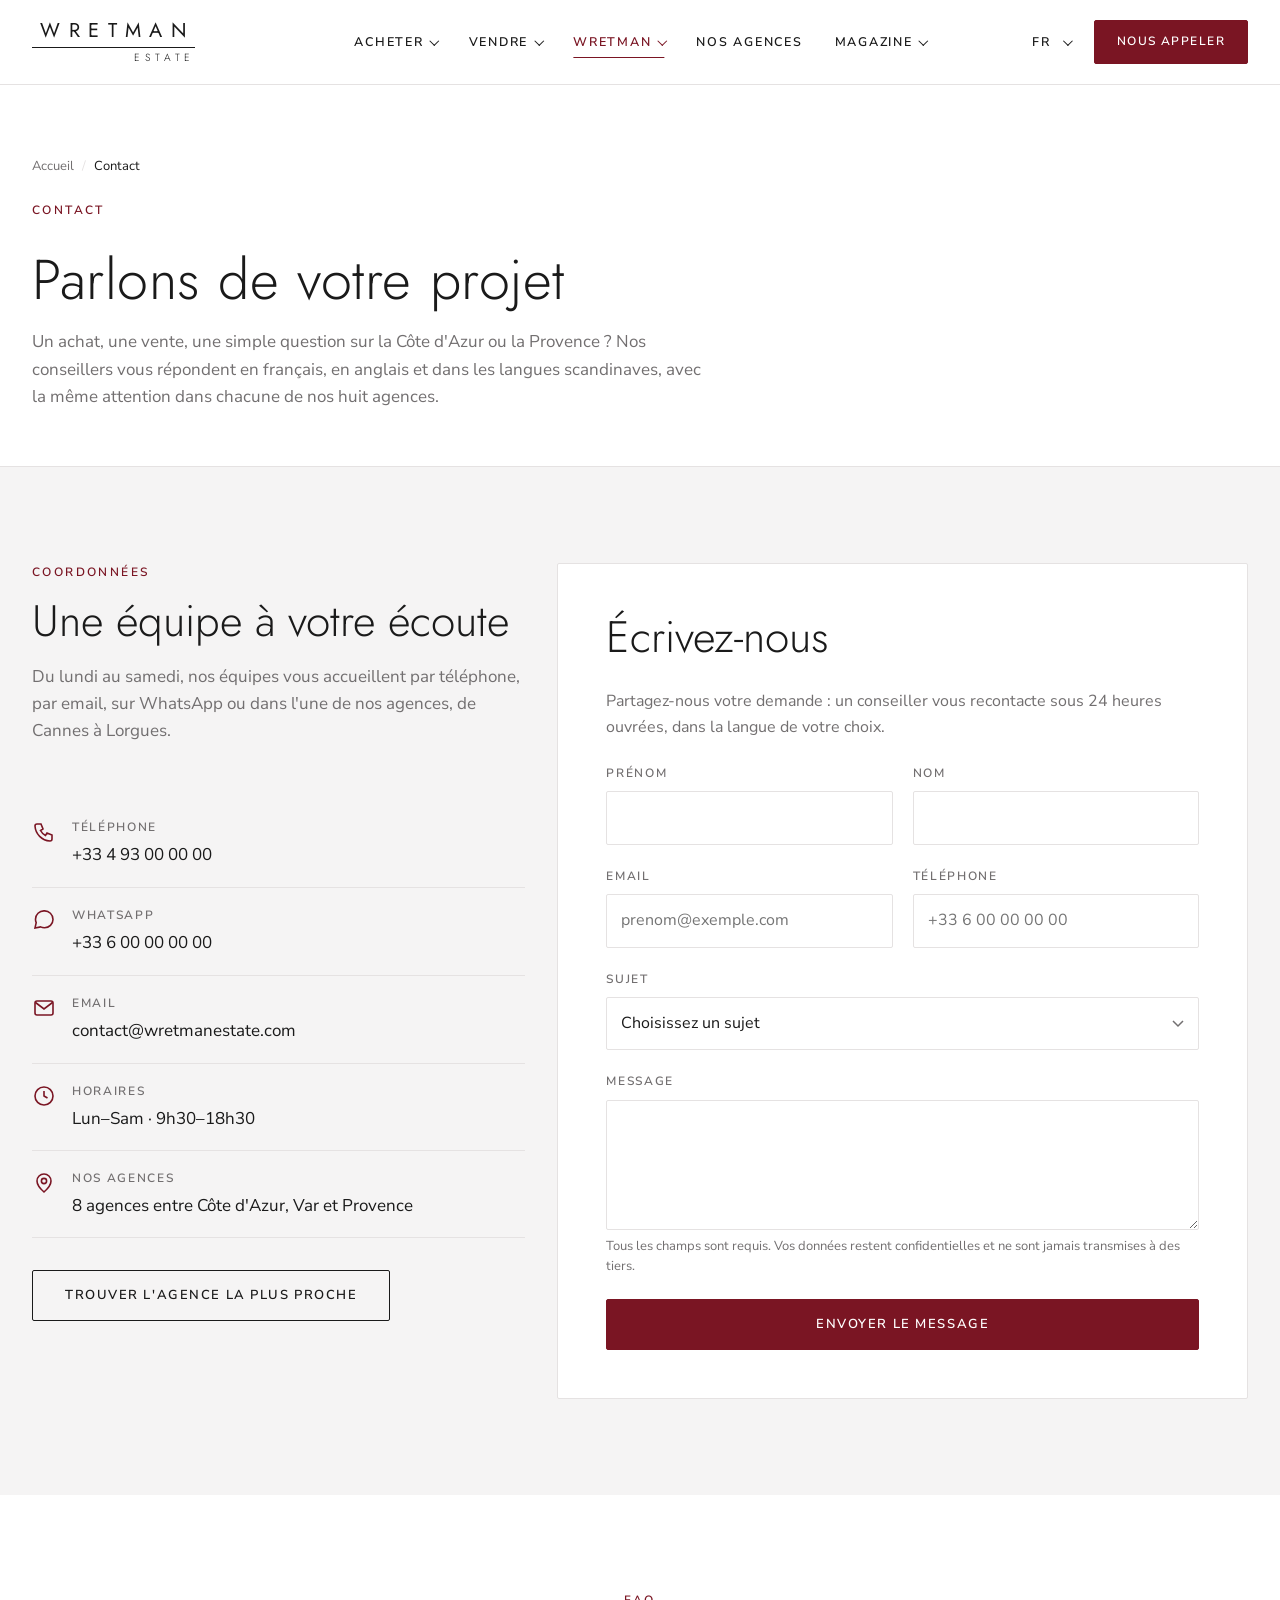
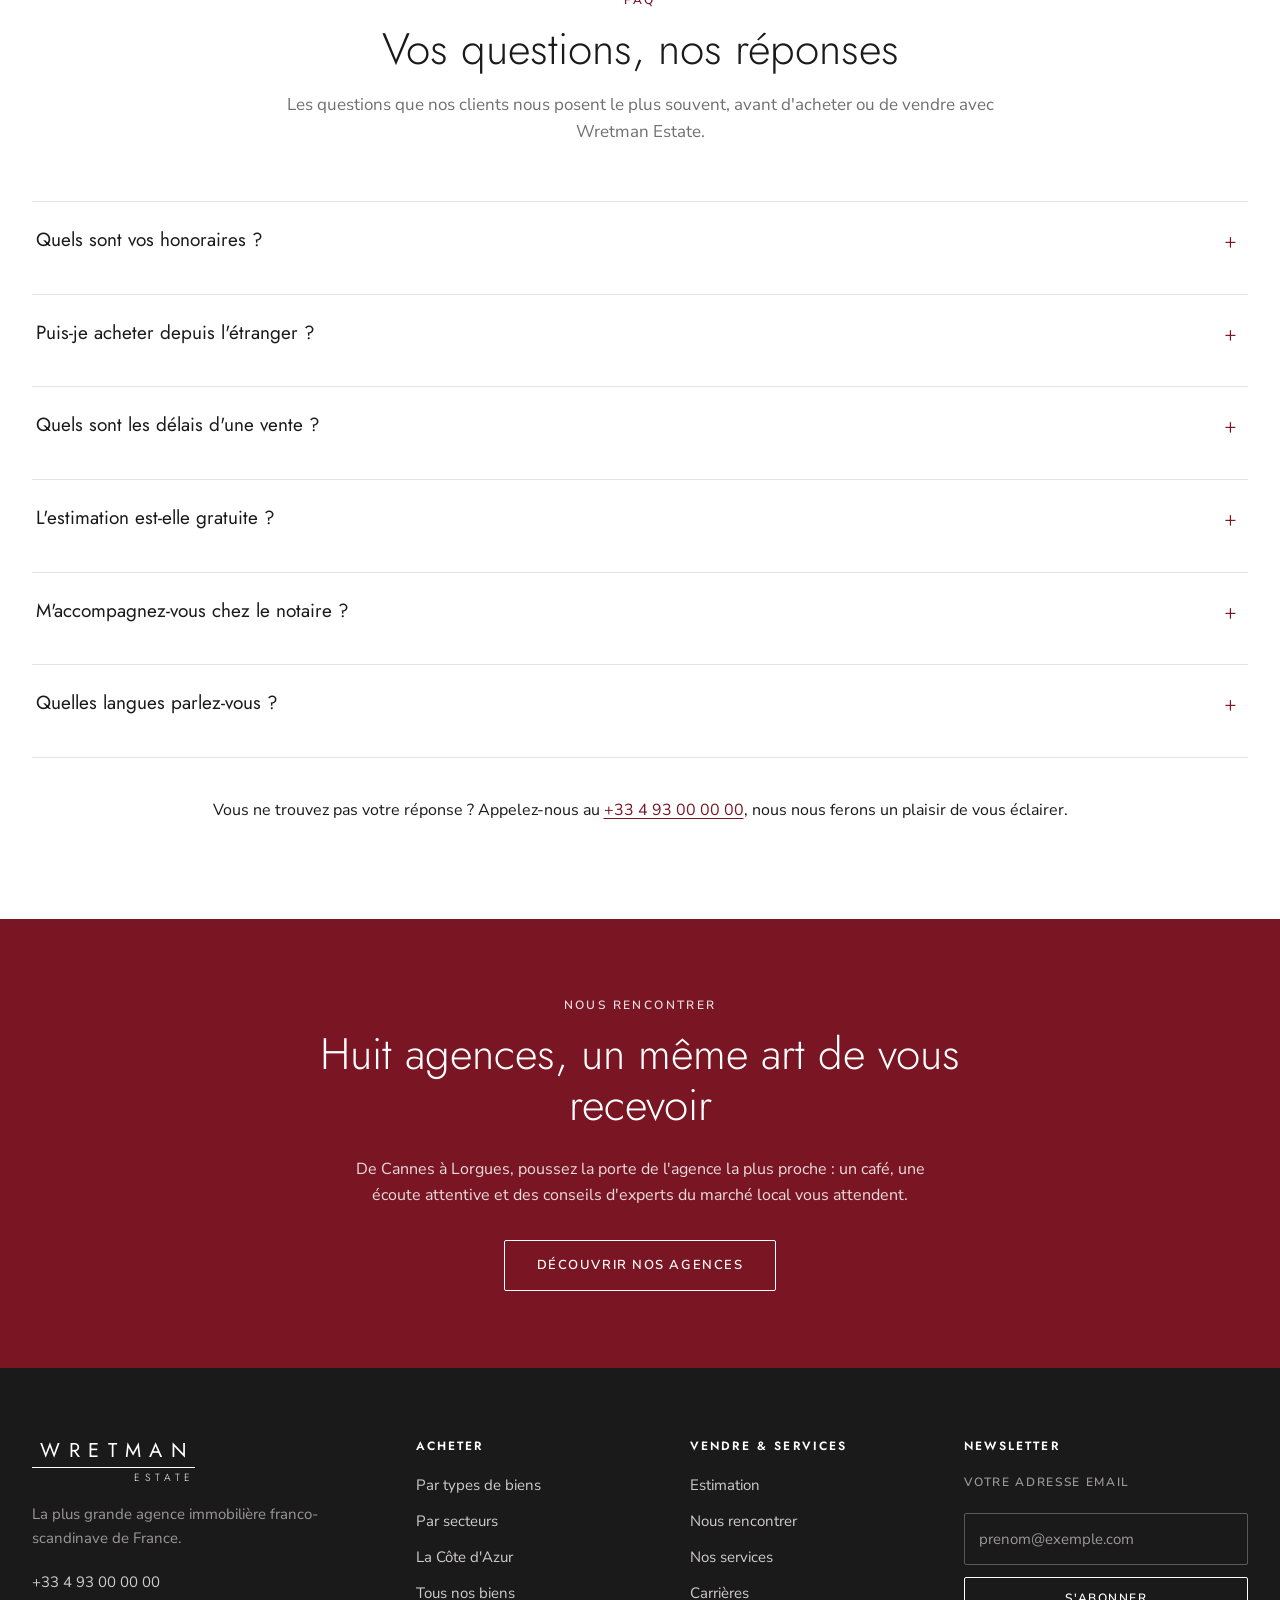
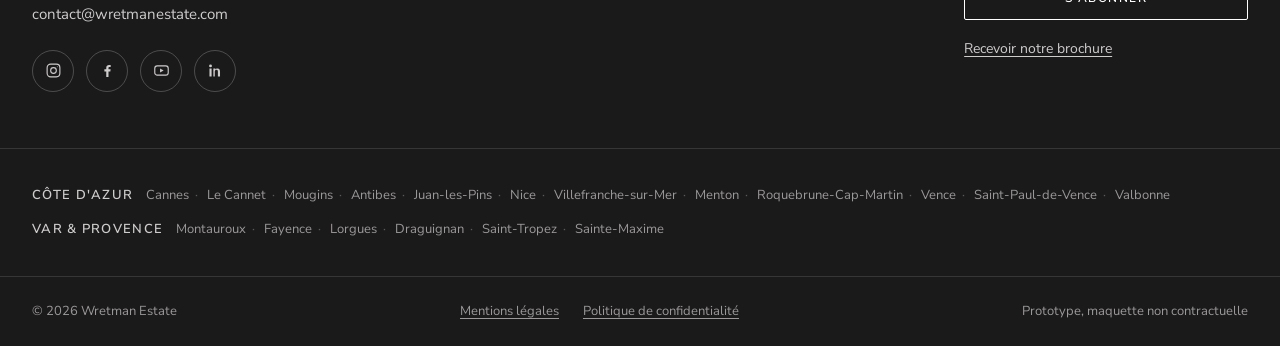
<file: contact.html>
<!doctype html>
<html lang="fr">
<head>
  <meta charset="utf-8">
  <meta name="viewport" content="width=device-width, initial-scale=1">
  <title>Wretman Estate | Contact &amp; FAQ</title>
  <meta name="description" content="Contactez Wretman Estate, agence immobilière franco-scandinave sur la Côte d'Azur et en Provence. Coordonnées, formulaire de contact et réponses à vos questions.">

  <link rel="preconnect" href="https://fonts.googleapis.com">
  <link rel="preconnect" href="https://fonts.gstatic.com" crossorigin>
  <link href="https://fonts.googleapis.com/css2?family=Jost:wght@300;400;500&family=Nunito+Sans:wght@300;400;600&display=swap" rel="stylesheet">

  <link rel="stylesheet" href="assets/css/main.css?v=20260612e">

  <!-- Ajustements propres à la page contact -->
  <style>
    .contact-grid { align-items: start; }
    @media (min-width: 1024px) { .contact-grid { grid-template-columns: 5fr 7fr; } }
    .contact-list { list-style: none; margin: 0 0 32px; padding: 0; }
    .contact-list li {
      display: flex;
      align-items: flex-start;
      gap: 16px;
      padding: 18px 0;
      border-bottom: 1px solid var(--c-line);
    }
    .contact-list svg {
      flex-shrink: 0;
      width: 24px; height: 24px;
      color: var(--c-bordeaux);
      margin-top: 2px;
    }
    .contact-list-label {
      display: block;
      font-size: 12px;
      font-weight: 600;
      letter-spacing: 0.14em;
      text-transform: uppercase;
      color: var(--c-grey);
      margin-bottom: 4px;
    }
    .contact-list a { font-size: 17px; color: var(--c-ink); transition: color var(--t-fast); }
    .contact-list a:hover { color: var(--c-bordeaux); }
    .contact-list p { margin: 0; font-size: 17px; }
    .form-grid { display: grid; gap: 0 20px; }
    @media (min-width: 640px) { .form-grid { grid-template-columns: 1fr 1fr; } }
    .form-grid .form-field--full { grid-column: 1 / -1; }
  </style>
</head>
<body>

<a class="skip-link" href="#contenu">Aller au contenu</a>

<header class="site-header">
  <div class="container header-inner">

    <a class="logo" href="index.html" aria-label="Wretman Estate, retour à l'accueil">
      <span class="logo-name">Wretman</span><span class="logo-estate">Estate</span>
    </a>

    <nav class="nav" aria-label="Navigation principale">
      <ul class="nav-list">

        <li class="nav-item has-dropdown">
          <a class="nav-link" href="acheter.html" aria-haspopup="true">Acheter<span class="nav-caret" aria-hidden="true"></span></a>
          <ul class="dropdown">
            <li><a href="acheter.html#types">Par types de biens</a></li>
            <li><a href="acheter.html#secteurs">Par secteurs</a></li>
            <li><a href="acheter.html#cote-azur">La Côte d'Azur</a></li>
            <li><a href="acheter.html">Voir tous nos biens</a></li>
          </ul>
        </li>

        <li class="nav-item has-dropdown">
          <a class="nav-link" href="vendre.html" aria-haspopup="true">Vendre<span class="nav-caret" aria-hidden="true"></span></a>
          <ul class="dropdown">
            <li><a href="vendre.html#estimation">Estimation</a></li>
            <li><a href="contact.html">Nous rencontrer</a></li>
          </ul>
        </li>

        <li class="nav-item has-dropdown">
          <a class="nav-link is-active" href="wretman.html" aria-haspopup="true">Wretman<span class="nav-caret" aria-hidden="true"></span></a>
          <ul class="dropdown">
            <li><a href="wretman.html#histoire">Notre histoire</a></li>
            <li><a href="equipe.html">Notre équipe</a></li>
            <li><a href="wretman.html#services">Nos services</a></li>
            <li><a href="carrieres.html">Carrières</a></li>
            <li><a href="contact.html">Contact</a></li>
          </ul>
        </li>

        <li class="nav-item">
          <a class="nav-link" href="agences.html">Nos agences</a>
        </li>

        <li class="nav-item has-dropdown">
          <a class="nav-link" href="magazine.html" aria-haspopup="true">Magazine<span class="nav-caret" aria-hidden="true"></span></a>
          <ul class="dropdown">
            <li><a href="magazine.html#articles">Articles</a></li>
            <li><a href="magazine.html#presse">Presse &amp; médias</a></li>
            <li><a href="magazine.html#evenements">Événements &amp; partenariats</a></li>
            <li><a href="magazine.html#guides">Nos guides</a></li>
          </ul>
        </li>
      </ul>
    </nav>

    <div class="header-right">

      <!-- Sélecteur de langue : FR actif, autres langues inactives dans le prototype -->
      <div class="lang-switch has-dropdown">
        <button type="button" class="lang-btn" aria-haspopup="true" aria-expanded="false">
          FR<span class="nav-caret" aria-hidden="true"></span>
          <span class="sr-only">Choisir la langue du site</span>
        </button>
        <ul class="dropdown dropdown--right">
          <li><button type="button" class="lang-option is-current" aria-current="true" lang="fr">FR · Français</button></li>
          <li><button type="button" class="lang-option" aria-disabled="true" title="Disponible dans la version finale" lang="en">EN · English</button></li>
          <li><button type="button" class="lang-option" aria-disabled="true" title="Disponible dans la version finale" lang="sv">SV · Svenska</button></li>
          <li><button type="button" class="lang-option" aria-disabled="true" title="Disponible dans la version finale" lang="no">NO · Norsk</button></li>
          <li><button type="button" class="lang-option" aria-disabled="true" title="Disponible dans la version finale" lang="da">DA · Dansk</button></li>
        </ul>
      </div>

      <a class="btn btn-primary btn--small header-cta" href="tel:+33493000000">Nous appeler</a>

      <button type="button" class="burger" aria-expanded="false" aria-controls="mobile-nav" aria-label="Ouvrir le menu">
        <span></span><span></span><span></span>
      </button>
    </div>
  </div>
</header>

<!-- Panneau de navigation mobile (plein écran, ouvert par le burger) -->
<nav class="mobile-nav" id="mobile-nav" aria-label="Navigation mobile">
  <div class="mobile-nav-head">
    <span class="logo"><span class="logo-name">Wretman</span><span class="logo-estate">Estate</span></span>
    <button type="button" class="mobile-nav-close" aria-label="Fermer le menu">&times;</button>
  </div>

  <ul class="mobile-nav-list">
    <li>
      <button type="button" class="mobile-subtoggle" aria-expanded="false" aria-controls="msub-acheter">
        Acheter<span class="nav-caret" aria-hidden="true"></span>
      </button>
      <ul class="mobile-sub" id="msub-acheter" hidden>
        <li><a href="acheter.html#types">Par types de biens</a></li>
        <li><a href="acheter.html#secteurs">Par secteurs</a></li>
        <li><a href="acheter.html#cote-azur">La Côte d'Azur</a></li>
        <li><a href="acheter.html">Voir tous nos biens</a></li>
      </ul>
    </li>

    <li>
      <button type="button" class="mobile-subtoggle" aria-expanded="false" aria-controls="msub-vendre">
        Vendre<span class="nav-caret" aria-hidden="true"></span>
      </button>
      <ul class="mobile-sub" id="msub-vendre" hidden>
        <li><a href="vendre.html#estimation">Estimation</a></li>
        <li><a href="contact.html">Nous rencontrer</a></li>
      </ul>
    </li>

    <li>
      <button type="button" class="mobile-subtoggle is-active" aria-expanded="false" aria-controls="msub-wretman">
        Wretman<span class="nav-caret" aria-hidden="true"></span>
      </button>
      <ul class="mobile-sub" id="msub-wretman" hidden>
        <li><a href="wretman.html#histoire">Notre histoire</a></li>
        <li><a href="equipe.html">Notre équipe</a></li>
        <li><a href="wretman.html#services">Nos services</a></li>
        <li><a href="carrieres.html">Carrières</a></li>
        <li><a href="contact.html">Contact</a></li>
      </ul>
    </li>

    <li><a href="agences.html">Nos agences</a></li>

    <li>
      <button type="button" class="mobile-subtoggle" aria-expanded="false" aria-controls="msub-magazine">
        Magazine<span class="nav-caret" aria-hidden="true"></span>
      </button>
      <ul class="mobile-sub" id="msub-magazine" hidden>
        <li><a href="magazine.html#articles">Articles</a></li>
        <li><a href="magazine.html#presse">Presse &amp; médias</a></li>
        <li><a href="magazine.html#evenements">Événements &amp; partenariats</a></li>
        <li><a href="magazine.html#guides">Nos guides</a></li>
      </ul>
    </li>
  </ul>

  <div class="mobile-nav-footer">
    <p class="mobile-nav-lang" aria-label="Langues du site">
      <span class="is-current" lang="fr">FR</span>
      <span title="Disponible dans la version finale" lang="en">EN</span>
      <span title="Disponible dans la version finale" lang="sv">SV</span>
      <span title="Disponible dans la version finale" lang="no">NO</span>
      <span title="Disponible dans la version finale" lang="da">DA</span>
    </p>
    <a class="btn btn-primary btn--block" href="tel:+33493000000">Nous appeler</a>
  </div>
</nav>

<main id="contenu">

  <!-- ============================================================
       1. PAGE-HERO compact
  ============================================================ -->
  <section class="page-hero">
    <div class="container">
      <nav class="breadcrumbs" aria-label="Fil d'Ariane">
        <ol>
          <li><a href="index.html">Accueil</a></li>
          <li><span aria-current="page">Contact</span></li>
        </ol>
      </nav>
      <span class="kicker">Contact</span>
      <h1>Parlons de votre projet</h1>
      <p>Un achat, une vente, une simple question sur la Côte d'Azur ou la Provence ? Nos conseillers vous répondent en français, en anglais et dans les langues scandinaves, avec la même attention dans chacune de nos huit agences.</p>
    </div>
  </section>

  <!-- ============================================================
       2. COORDONNÉES GÉNÉRALES + FORMULAIRE
  ============================================================ -->
  <section class="section section--alt">
    <div class="container">
      <div class="grid-2 contact-grid">

        <!-- Coordonnées générales -->
        <div>
          <div class="section-head">
            <span class="kicker">Coordonnées</span>
            <h2>Une équipe à votre écoute</h2>
            <p>Du lundi au samedi, nos équipes vous accueillent par téléphone, par email, sur WhatsApp ou dans l'une de nos agences, de Cannes à Lorgues.</p>
          </div>

          <ul class="contact-list">
            <li>
              <svg viewBox="0 0 24 24" fill="none" stroke="currentColor" stroke-width="1.6" aria-hidden="true"><path d="M5 4h4l2 5-2.5 1.5a12 12 0 005 5L15 13l5 2v4a2 2 0 01-2 2A16 16 0 013 6a2 2 0 012-2z"/></svg>
              <div>
                <span class="contact-list-label">Téléphone</span>
                <a href="tel:+33493000000">+33 4 93 00 00 00</a>
              </div>
            </li>
            <li>
              <svg viewBox="0 0 24 24" fill="none" stroke="currentColor" stroke-width="1.6" aria-hidden="true"><path d="M21 11.5a8.4 8.4 0 01-8.5 8.3 8.7 8.7 0 01-3.9-.9L3 20l1.2-5.4a8.1 8.1 0 01-.7-3.4A8.4 8.4 0 0112 2.9a8.4 8.4 0 019 8.6z"/></svg>
              <div>
                <span class="contact-list-label">WhatsApp</span>
                <a href="https://wa.me/33600000000">+33 6 00 00 00 00</a>
              </div>
            </li>
            <li>
              <svg viewBox="0 0 24 24" fill="none" stroke="currentColor" stroke-width="1.6" aria-hidden="true"><rect x="3" y="5" width="18" height="14" rx="2"/><path d="M3.5 6.5L12 13l8.5-6.5"/></svg>
              <div>
                <span class="contact-list-label">Email</span>
                <a href="mailto:contact@wretmanestate.com">contact@wretmanestate.com</a>
              </div>
            </li>
            <li>
              <svg viewBox="0 0 24 24" fill="none" stroke="currentColor" stroke-width="1.6" aria-hidden="true"><circle cx="12" cy="12" r="9"/><path d="M12 7v5l3.5 2"/></svg>
              <div>
                <span class="contact-list-label">Horaires</span>
                <p>Lun&ndash;Sam &middot; 9h30&ndash;18h30</p>
              </div>
            </li>
            <li>
              <svg viewBox="0 0 24 24" fill="none" stroke="currentColor" stroke-width="1.6" aria-hidden="true"><path d="M12 21s7-6.1 7-11a7 7 0 10-14 0c0 4.9 7 11 7 11z"/><circle cx="12" cy="10" r="2.6"/></svg>
              <div>
                <span class="contact-list-label">Nos agences</span>
                <p>8 agences entre Côte d'Azur, Var et Provence</p>
              </div>
            </li>
          </ul>

          <a class="btn btn-ghost" href="agences.html">Trouver l'agence la plus proche</a>
        </div>

        <!-- Formulaire général -->
        <div class="form-card">
          <h2 class="mt-0">Écrivez-nous</h2>
          <p class="text-grey mb-24">Partagez-nous votre demande : un conseiller vous recontacte sous 24&nbsp;heures ouvrées, dans la langue de votre choix.</p>

          <form data-fake-submit
                data-success-message="Merci pour votre message. Un conseiller Wretman Estate vous recontactera sous 24 heures ouvrées.">
            <div class="form-grid">
              <div class="form-field">
                <label class="form-label" for="contact-prenom">Prénom</label>
                <input class="form-input" type="text" id="contact-prenom" name="prenom" autocomplete="given-name" required>
              </div>
              <div class="form-field">
                <label class="form-label" for="contact-nom">Nom</label>
                <input class="form-input" type="text" id="contact-nom" name="nom" autocomplete="family-name" required>
              </div>
              <div class="form-field">
                <label class="form-label" for="contact-email">Email</label>
                <input class="form-input" type="email" id="contact-email" name="email" placeholder="prenom@exemple.com" autocomplete="email" required>
              </div>
              <div class="form-field">
                <label class="form-label" for="contact-tel">Téléphone</label>
                <input class="form-input" type="tel" id="contact-tel" name="telephone" placeholder="+33 6 00 00 00 00" autocomplete="tel" required>
              </div>
              <div class="form-field form-field--full">
                <label class="form-label" for="contact-sujet">Sujet</label>
                <select class="form-select" id="contact-sujet" name="sujet" required>
                  <option value="" selected disabled>Choisissez un sujet</option>
                  <option value="acheter">Acheter un bien</option>
                  <option value="vendre">Vendre un bien</option>
                  <option value="estimation">Faire estimer mon bien</option>
                  <option value="carrieres">Carrières &amp; recrutement</option>
                  <option value="presse">Presse &amp; partenariats</option>
                  <option value="autre">Autre demande</option>
                </select>
              </div>
              <div class="form-field form-field--full">
                <label class="form-label" for="contact-message">Message</label>
                <textarea class="form-textarea" id="contact-message" name="message" required></textarea>
                <p class="form-hint">Tous les champs sont requis. Vos données restent confidentielles et ne sont jamais transmises à des tiers.</p>
              </div>
            </div>
            <button class="btn btn-primary btn--block" type="submit">Envoyer le message</button>
          </form>
        </div>

      </div>
    </div>
  </section>

  <!-- ============================================================
       3. FAQ — accordéon (6 questions)
  ============================================================ -->
  <section class="section" aria-labelledby="faq-title">
    <div class="container">
      <div class="section-head section-head--center">
        <span class="kicker">FAQ</span>
        <h2 id="faq-title">Vos questions, nos réponses</h2>
        <p>Les questions que nos clients nous posent le plus souvent, avant d'acheter ou de vendre avec Wretman Estate.</p>
      </div>

      <div class="faq-list">
        <div class="faq-item">
          <h3 class="mt-0"><button type="button" class="faq-question" aria-expanded="false" aria-controls="faq-1">
            Quels sont vos honoraires ?<span class="faq-icon" aria-hidden="true">+</span></button></h3>
          <div class="faq-answer" id="faq-1" hidden>
            <p>Nos honoraires suivent un barème clair, présenté par écrit dès le premier rendez-vous et avant toute signature de mandat. Ils sont le plus souvent à la charge du vendeur et ne sont dus qu'à la signature de l'acte authentique : aucune vente, aucun frais. Votre conseiller vous remet une simulation détaillée pour votre bien, sans surprise ni frais cachés.</p>
          </div>
        </div>

        <div class="faq-item">
          <h3 class="mt-0"><button type="button" class="faq-question" aria-expanded="false" aria-controls="faq-2">
            Puis-je acheter depuis l'étranger ?<span class="faq-icon" aria-hidden="true">+</span></button></h3>
          <div class="faq-answer" id="faq-2" hidden>
            <p>Oui, et c'est même notre quotidien : une grande partie de nos clients achètent depuis la Scandinavie ou ailleurs en Europe. Nous organisons des visites en visio, des comptes rendus détaillés et, si besoin, une signature par procuration chez le notaire. Vous pouvez ainsi mener tout votre projet à distance, dans votre langue, en toute sérénité.</p>
          </div>
        </div>

        <div class="faq-item">
          <h3 class="mt-0"><button type="button" class="faq-question" aria-expanded="false" aria-controls="faq-3">
            Quels sont les délais d'une vente ?<span class="faq-icon" aria-hidden="true">+</span></button></h3>
          <div class="faq-answer" id="faq-3" hidden>
            <p>Sur la Côte d'Azur et en Provence, il faut compter en moyenne trois à six mois entre la mise en vente et la signature définitive, selon le bien et son prix. Une fois l'acquéreur trouvé, le compromis est signé rapidement, puis environ trois mois s'écoulent jusqu'à l'acte authentique. Votre conseiller vous tient informé(e) à chaque étape, sans que vous ayez à relancer qui que ce soit.</p>
          </div>
        </div>

        <div class="faq-item">
          <h3 class="mt-0"><button type="button" class="faq-question" aria-expanded="false" aria-controls="faq-4">
            L'estimation est-elle gratuite ?<span class="faq-icon" aria-hidden="true">+</span></button></h3>
          <div class="faq-answer" id="faq-4" hidden>
            <p>Oui, l'estimation de votre bien est entièrement gratuite et sans aucun engagement. Un conseiller de l'agence la plus proche se déplace chez vous, étudie le marché local et vous remet une analyse écrite et argumentée sous quelques jours. <a class="text-link" href="vendre.html#estimation">Demander une estimation</a></p>
          </div>
        </div>

        <div class="faq-item">
          <h3 class="mt-0"><button type="button" class="faq-question" aria-expanded="false" aria-controls="faq-5">
            M'accompagnez-vous chez le notaire ?<span class="faq-icon" aria-hidden="true">+</span></button></h3>
          <div class="faq-answer" id="faq-5" hidden>
            <p>Toujours. Votre conseiller est présent à vos côtés du compromis jusqu'à la signature de l'acte authentique, et coordonne en amont les échanges avec le notaire et les diagnostiqueurs. Pour nos clients internationaux, nous assurons également la traduction et l'explication de chaque document avant signature.</p>
          </div>
        </div>

        <div class="faq-item">
          <h3 class="mt-0"><button type="button" class="faq-question" aria-expanded="false" aria-controls="faq-6">
            Quelles langues parlez-vous ?<span class="faq-icon" aria-hidden="true">+</span></button></h3>
          <div class="faq-answer" id="faq-6" hidden>
            <p>Plus de seize langues sont parlées au sein de nos équipes, dont le français, l'anglais, le suédois, le norvégien, le danois et l'italien. Vous êtes accompagné(e) de bout en bout par un conseiller qui parle votre langue, des premières visites jusque chez le notaire. <a class="text-link" href="equipe.html">Découvrir notre équipe</a></p>
          </div>
        </div>
      </div>

      <p class="text-center mt-40">Vous ne trouvez pas votre réponse ? Appelez-nous au <a class="text-link" href="tel:+33493000000">+33&nbsp;4&nbsp;93&nbsp;00&nbsp;00&nbsp;00</a>, nous nous ferons un plaisir de vous éclairer.</p>
    </div>
  </section>

  <!-- ============================================================
       4. BANDEAU CTA — agences
  ============================================================ -->
  <section class="cta-banner">
    <div class="container">
      <span class="kicker kicker--light">Nous rencontrer</span>
      <h2>Huit agences, un même art de vous recevoir</h2>
      <p>De Cannes à Lorgues, poussez la porte de l'agence la plus proche : un café, une écoute attentive et des conseils d'experts du marché local vous attendent.</p>
      <a class="btn btn-light" href="agences.html">Découvrir nos agences</a>
    </div>
  </section>

</main>

<footer class="site-footer">
  <div class="footer-main">
    <div class="container footer-grid">

      <!-- Colonne 1 : marque -->
      <div class="footer-col footer-brand">
        <a class="logo" href="index.html" aria-label="Wretman Estate, retour à l'accueil">
          <span class="logo-name">Wretman</span><span class="logo-estate">Estate</span>
        </a>
        <p class="footer-baseline">La plus grande agence immobilière franco-scandinave de France.</p>
        <p class="footer-contact">
          <a href="tel:+33493000000">+33 4 93 00 00 00</a>
          <a href="mailto:contact@wretmanestate.com">contact@wretmanestate.com</a>
        </p>
        <div class="footer-social">
          <a href="#" aria-label="Instagram (lien factice)">
            <svg viewBox="0 0 24 24" fill="none" stroke="currentColor" stroke-width="1.6" aria-hidden="true"><rect x="3" y="3" width="18" height="18" rx="5"/><circle cx="12" cy="12" r="4"/><circle cx="17.3" cy="6.7" r="0.6" fill="currentColor" stroke="none"/></svg>
          </a>
          <a href="#" aria-label="Facebook (lien factice)">
            <svg viewBox="0 0 24 24" fill="currentColor" aria-hidden="true"><path d="M13.4 21v-7.6h2.6l.4-3h-3V8.5c0-.87.24-1.46 1.49-1.46h1.6V4.36c-.28-.04-1.23-.12-2.34-.12-2.32 0-3.9 1.41-3.9 4v2.16H7.6v3h2.65V21h3.15z"/></svg>
          </a>
          <a href="#" aria-label="YouTube (lien factice)">
            <svg viewBox="0 0 24 24" fill="none" stroke="currentColor" stroke-width="1.6" aria-hidden="true"><rect x="2.5" y="5.5" width="19" height="13" rx="3.5"/><path d="M10 9.2l5 2.8-5 2.8z" fill="currentColor" stroke="none"/></svg>
          </a>
          <a href="#" aria-label="LinkedIn (lien factice)">
            <svg viewBox="0 0 24 24" fill="currentColor" aria-hidden="true"><path d="M4.98 3.5a2 2 0 11-.02 4 2 2 0 01.02-4zM3.5 9h3v11.5h-3V9zm5.5 0h2.88v1.57h.04c.4-.76 1.38-1.57 2.85-1.57 3.05 0 3.61 2 3.61 4.62v6.88h-3v-6.1c0-1.46-.03-3.33-2.03-3.33-2.03 0-2.35 1.58-2.35 3.22v6.21H9V9z"/></svg>
          </a>
        </div>
      </div>

      <!-- Colonne 2 : Acheter -->
      <nav class="footer-col" aria-label="Pied de page, acheter">
        <h2 class="footer-title">Acheter</h2>
        <ul>
          <li><a href="acheter.html#types">Par types de biens</a></li>
          <li><a href="acheter.html#secteurs">Par secteurs</a></li>
          <li><a href="acheter.html#cote-azur">La Côte d'Azur</a></li>
          <li><a href="acheter.html">Tous nos biens</a></li>
        </ul>
      </nav>

      <!-- Colonne 3 : Vendre & Services -->
      <nav class="footer-col" aria-label="Pied de page, vendre et services">
        <h2 class="footer-title">Vendre &amp; Services</h2>
        <ul>
          <li><a href="vendre.html#estimation">Estimation</a></li>
          <li><a href="contact.html">Nous rencontrer</a></li>
          <li><a href="wretman.html#services">Nos services</a></li>
          <li><a href="carrieres.html">Carrières</a></li>
        </ul>
      </nav>

      <!-- Colonne 4 : Newsletter + brochure -->
      <div class="footer-col">
        <h2 class="footer-title">Newsletter</h2>
        <form class="newsletter-form" data-fake-submit
              data-success-message="Merci ! Vous êtes bien inscrit(e) à notre newsletter.">
          <label class="form-label" for="newsletter-email">Votre adresse email</label>
          <input class="newsletter-input" type="email" id="newsletter-email" name="email"
                 placeholder="prenom@exemple.com" autocomplete="email" required>
          <button class="btn btn-light btn--small" type="submit">S'abonner</button>
        </form>
        <button type="button" class="footer-brochure" data-modal-open="modal-brochure">
          Recevoir notre brochure
        </button>
      </div>
    </div>
  </div>

  <!-- Bloc villes SEO (pleine largeur) -->
  <div class="footer-cities">
    <div class="container">
      <p class="footer-cities-group">
        <span class="footer-cities-title">Côte d'Azur</span>
        <a href="acheter.html">Cannes</a><span class="sep" aria-hidden="true">·</span>
        <a href="acheter.html">Le Cannet</a><span class="sep" aria-hidden="true">·</span>
        <a href="acheter.html">Mougins</a><span class="sep" aria-hidden="true">·</span>
        <a href="acheter.html">Antibes</a><span class="sep" aria-hidden="true">·</span>
        <a href="acheter.html">Juan-les-Pins</a><span class="sep" aria-hidden="true">·</span>
        <a href="acheter.html">Nice</a><span class="sep" aria-hidden="true">·</span>
        <a href="acheter.html">Villefranche-sur-Mer</a><span class="sep" aria-hidden="true">·</span>
        <a href="acheter.html">Menton</a><span class="sep" aria-hidden="true">·</span>
        <a href="acheter.html">Roquebrune-Cap-Martin</a><span class="sep" aria-hidden="true">·</span>
        <a href="acheter.html">Vence</a><span class="sep" aria-hidden="true">·</span>
        <a href="acheter.html">Saint-Paul-de-Vence</a><span class="sep" aria-hidden="true">·</span>
        <a href="acheter.html">Valbonne</a>
      </p>
      <p class="footer-cities-group">
        <span class="footer-cities-title">Var &amp; Provence</span>
        <a href="acheter.html">Montauroux</a><span class="sep" aria-hidden="true">·</span>
        <a href="acheter.html">Fayence</a><span class="sep" aria-hidden="true">·</span>
        <a href="acheter.html">Lorgues</a><span class="sep" aria-hidden="true">·</span>
        <a href="acheter.html">Draguignan</a><span class="sep" aria-hidden="true">·</span>
        <a href="acheter.html">Saint-Tropez</a><span class="sep" aria-hidden="true">·</span>
        <a href="acheter.html">Sainte-Maxime</a>
      </p>
    </div>
  </div>

  <!-- Ligne légale -->
  <div class="footer-legal">
    <div class="container">
      <p>&copy; 2026 Wretman Estate</p>
      <ul>
        <li><a href="#" aria-label="Mentions légales (lien factice)">Mentions légales</a></li>
        <li><a href="#" aria-label="Politique de confidentialité (lien factice)">Politique de confidentialité</a></li>
      </ul>
      <p class="footer-proto">Prototype, maquette non contractuelle</p>
    </div>
  </div>
</footer>

<!-- Flèche scroll-to-top (apparaît après 600 px de scroll) -->
<button type="button" class="scroll-top" aria-label="Revenir en haut de la page">
  <svg viewBox="0 0 24 24" fill="none" stroke="currentColor" stroke-width="1.8" aria-hidden="true">
    <path d="M12 19V5M5.5 11.5L12 5l6.5 6.5"/>
  </svg>
</button>

<!-- Modal : créer une alerte recherche.
     Ouverture : n'importe quel élément avec data-modal-open="modal-alerte".
     Le récapitulatif des critères est rempli par main.js à l'ouverture
     si les filtres de la page acheter sont présents. -->
<div class="modal" id="modal-alerte" role="dialog" aria-modal="true" aria-labelledby="modal-alerte-title" hidden>
  <div class="modal-overlay" data-modal-close></div>
  <div class="modal-box">
    <button type="button" class="modal-close" data-modal-close aria-label="Fermer la fenêtre">&times;</button>
    <h2 id="modal-alerte-title">Créer une alerte recherche</h2>
    <p>Recevez en avant-première les biens correspondant à vos critères, directement par email.</p>
    <p class="alert-recap" data-alert-recap>Vos critères — Lieu : toutes les villes · Type : tous les biens · Budget : sans limite</p>
    <form data-fake-submit
          data-success-message="Votre alerte est créée. Vous recevrez nos nouveaux biens correspondant à vos critères dès leur publication.">
      <div class="form-field">
        <label class="form-label" for="alerte-email">Votre adresse email</label>
        <input class="form-input" type="email" id="alerte-email" name="email"
               placeholder="prenom@exemple.com" autocomplete="email" required>
      </div>
      <div class="form-field">
        <label class="checkbox">
          <input type="checkbox" name="consentement" required>
          <span>J'accepte de recevoir les nouveaux biens et actualités de Wretman Estate.</span>
        </label>
      </div>
      <button class="btn btn-primary btn--block" type="submit">Créer mon alerte</button>
    </form>
  </div>
</div>

<!-- Modal : recevoir la brochure digitale.
     Ouverture : data-modal-open="modal-brochure" (lien footer, CTA wretman.html). -->
<div class="modal" id="modal-brochure" role="dialog" aria-modal="true" aria-labelledby="modal-brochure-title" hidden>
  <div class="modal-overlay" data-modal-close></div>
  <div class="modal-box">
    <button type="button" class="modal-close" data-modal-close aria-label="Fermer la fenêtre">&times;</button>
    <h2 id="modal-brochure-title">Recevoir notre brochure</h2>
    <p>Découvrez Wretman Estate, nos services et une sélection de biens d'exception dans notre brochure digitale.</p>
    <form data-fake-submit
          data-success-message="Merci ! Votre brochure digitale vient de vous être envoyée par email.">
      <div class="form-field">
        <label class="form-label" for="brochure-nom">Votre nom</label>
        <input class="form-input" type="text" id="brochure-nom" name="nom"
               autocomplete="name" required>
      </div>
      <div class="form-field">
        <label class="form-label" for="brochure-email">Votre adresse email</label>
        <input class="form-input" type="email" id="brochure-email" name="email"
               placeholder="prenom@exemple.com" autocomplete="email" required>
      </div>
      <button class="btn btn-primary btn--block" type="submit">Recevoir la brochure</button>
    </form>
      <p class="modal-alt"><a href="#" aria-label="Consulter la brochure en ligne (lien factice)">Consulter la brochure en ligne</a></p>
  </div>
</div>

<script src="assets/js/main.js?v=20260612e" defer></script>
<script src="assets/js/i18n.js?v=20260612e" defer></script>
</body>
</html>
</file>
<file: assets/css/main.css>
/* ============================================================
   WRETMAN ESTATE — main.css
   Prototype statique — refonte wretmanestate.com
   Design minimaliste premium franco-scandinave.
   Beaucoup de blanc, bordures fines, uppercase + letter-spacing,
   transitions sobres 200-300ms. Public 50+ : corps >= 16px,
   contrastes AA, zones cliquables larges, focus visibles.
   ============================================================ */

/* Polices aussi chargées via <link> dans le <head> (voir _dev/partials.html, gabarit non navigable) ;
   l'@import ci-dessous rend la feuille autonome (même URL = un seul fetch). */
@import url("https://fonts.googleapis.com/css2?family=Jost:wght@300;400;500&family=Nunito+Sans:wght@300;400;600&display=swap");

/* ------------------------------------------------------------
   1. TOKENS (§2 du brief) — mobile-first
   ------------------------------------------------------------ */
:root {
  --c-bordeaux: #7A1523;      /* couleur primaire — CTA, accents, hover */
  --c-bordeaux-dark: #5E0F1B; /* hover des CTA */
  --c-grey: #726F70;          /* texte secondaire, icônes */
  --c-grey-light: #F5F4F4;    /* fonds de section alternés */
  --c-ink: #1A1A1A;           /* texte principal */
  --c-white: #FFFFFF;
  --c-line: #E5E2E2;          /* bordures fines */
  /* Teintes dérivées — texte sur fond sombre (footer) + état de succès */
  --c-footer-text: #CFCCCC;   /* texte courant du footer sur --c-ink (≈ 10,9:1) */
  --c-footer-muted: #9B9899;  /* texte secondaire/légal du footer (≈ 6:1, AA 13px) */
  --c-footer-faint: #5C5959;  /* séparateurs décoratifs uniquement (non textuels) */
  --c-success-bg: #FBF6F4;    /* fond du message de succès formulaire */
  --container: 1280px;
  --section-pad: 56px;        /* 96px à partir de 768px */
  --radius: 2px;              /* angles quasi droits = luxe sobre */
  --header-h: 64px;
  --font-title: 'Jost', 'Avenir Next', sans-serif;
  --font-body: 'Nunito Sans', 'Avenir', sans-serif;
  --shadow-soft: 0 2px 16px rgba(26, 26, 26, 0.07);
  --shadow-pop: 0 12px 32px rgba(26, 26, 26, 0.10);
  --t-fast: 0.2s ease;
  --t-med: 0.3s ease;
}

@media (min-width: 768px) {
  :root {
    --section-pad: 96px;
    --header-h: 84px;
  }
}

/* ------------------------------------------------------------
   2. RESET LÉGER + BASE
   ------------------------------------------------------------ */
*,
*::before,
*::after { box-sizing: border-box; }

html { scroll-behavior: smooth; }

body {
  margin: 0;
  font-family: var(--font-body);
  font-size: 16px;
  font-weight: 400;
  line-height: 1.6;
  color: var(--c-ink);
  background: var(--c-white);
  padding-top: var(--header-h); /* compense le header fixe */
  -webkit-font-smoothing: antialiased;
}

/* Pages avec hero plein viewport : le hero passe SOUS le header transparent */
body.has-hero { padding-top: 0; }

body.no-scroll { overflow: hidden; }

img { max-width: 100%; height: auto; display: block; }

h1, h2, h3, h4 {
  font-family: var(--font-title);
  font-weight: 300;
  line-height: 1.15;
  margin: 0 0 0.6em;
  color: inherit;
}

h1 { font-size: clamp(40px, 6vw, 72px); letter-spacing: 0.01em; }
h2 { font-size: clamp(28px, 4vw, 44px); }
h3 { font-size: clamp(20px, 2.5vw, 26px); font-weight: 400; }
h4 { font-size: 18px; font-weight: 400; }

p { margin: 0 0 1em; }
p:last-child { margin-bottom: 0; }

ul, ol { margin: 0; padding: 0; }

a { color: inherit; text-decoration: none; }

/* Lien "texte courant" : souligné pour rester repérable (a11y 50+) */
.text-link {
  color: var(--c-bordeaux);
  text-decoration: underline;
  text-underline-offset: 3px;
  transition: color var(--t-fast);
}
.text-link:hover { color: var(--c-bordeaux-dark); }

button { font: inherit; color: inherit; cursor: pointer; background: none; border: 0; padding: 0; }

input, select, textarea { font: inherit; color: inherit; }

[hidden] { display: none !important; }

/* Focus clavier visible partout (AA) */
:focus-visible {
  outline: 2px solid var(--c-bordeaux);
  outline-offset: 3px;
  border-radius: var(--radius);
}

/* Sur fonds sombres / bordeaux : focus blanc */
.site-footer :focus-visible,
.cta-banner :focus-visible,
.hero :focus-visible,
.page-hero--image :focus-visible,
body.has-hero .site-header:not(.is-scrolled) :focus-visible {
  outline-color: var(--c-white);
}

/* Confort : respect de prefers-reduced-motion */
@media (prefers-reduced-motion: reduce) {
  html { scroll-behavior: auto; }
  *, *::before, *::after { transition: none !important; animation: none !important; }
}

/* Utilitaires */
.sr-only {
  position: absolute;
  width: 1px; height: 1px;
  padding: 0; margin: -1px;
  overflow: hidden;
  clip: rect(0 0 0 0);
  white-space: nowrap;
  border: 0;
}

.skip-link {
  position: absolute;
  top: -64px; left: 16px;
  z-index: 300;
  background: var(--c-bordeaux);
  color: var(--c-white);
  padding: 12px 20px;
  font-size: 14px;
  transition: top var(--t-fast);
}
.skip-link:focus { top: 12px; }

/* ------------------------------------------------------------
   3. LAYOUT — container, sections, grilles responsives
   ------------------------------------------------------------ */
.container {
  width: 100%;
  max-width: var(--container);
  margin: 0 auto;
  padding-left: 20px;
  padding-right: 20px;
}
@media (min-width: 768px) {
  .container { padding-left: 32px; padding-right: 32px; }
}

.section { padding: var(--section-pad) 0; }
.section--alt { background: var(--c-grey-light); }
.section--tight { padding: calc(var(--section-pad) * 0.6) 0; }

.grid { display: grid; gap: 24px; }
@media (min-width: 768px) { .grid { gap: 32px; } }

.grid-2, .grid-3, .grid-4 { display: grid; gap: 24px; grid-template-columns: 1fr; }
@media (min-width: 640px) {
  .grid-2, .grid-3, .grid-4 { grid-template-columns: repeat(2, 1fr); gap: 28px; }
}
@media (min-width: 1024px) {
  .grid-2 { grid-template-columns: repeat(2, 1fr); gap: 32px; }
  .grid-3 { grid-template-columns: repeat(3, 1fr); gap: 32px; }
  .grid-4 { grid-template-columns: repeat(4, 1fr); gap: 32px; }
}

/* ------------------------------------------------------------
   4. SECTION HEAD — kicker uppercase + h2
   ------------------------------------------------------------ */
.section-head { margin-bottom: 40px; max-width: 720px; }
@media (min-width: 768px) { .section-head { margin-bottom: 56px; } }

.section-head--center { margin-left: auto; margin-right: auto; text-align: center; }

.section-head h2 { margin-bottom: 0; }
.section-head p { margin-top: 16px; color: var(--c-grey); font-size: 17px; }

.kicker {
  display: block;
  font-family: var(--font-body);
  font-size: 12px;
  font-weight: 600;
  letter-spacing: 0.2em;
  text-transform: uppercase;
  color: var(--c-bordeaux);
  margin-bottom: 14px;
}
.kicker--light { color: rgba(255, 255, 255, 0.85); }

/* ------------------------------------------------------------
   5. BOUTONS — rectangulaires, uppercase, letter-spacing 0.12em
   ------------------------------------------------------------ */
.btn {
  display: inline-flex;
  align-items: center;
  justify-content: center;
  gap: 10px;
  padding: 14px 32px;
  font-family: var(--font-body);
  font-size: 13px;
  font-weight: 600;
  letter-spacing: 0.12em;
  text-transform: uppercase;
  text-align: center;
  border-radius: var(--radius);
  border: 1px solid transparent;
  cursor: pointer;
  transition: background-color var(--t-fast), color var(--t-fast), border-color var(--t-fast);
}

.btn-primary {
  background: var(--c-bordeaux);
  color: var(--c-white);
  border-color: var(--c-bordeaux);
}
.btn-primary:hover { background: var(--c-bordeaux-dark); border-color: var(--c-bordeaux-dark); }

.btn-ghost {
  background: transparent;
  color: var(--c-ink);
  border-color: var(--c-ink);
}
.btn-ghost:hover { background: var(--c-ink); color: var(--c-white); }

.btn-light {
  background: transparent;
  color: var(--c-white);
  border-color: var(--c-white);
}
.btn-light:hover { background: var(--c-white); color: var(--c-ink); }

.btn--small { padding: 11px 22px; font-size: 12px; }
.btn--block { width: 100%; }

/* Bouton icône rond (actions agent, carrousels, partage) */
.icon-btn {
  display: inline-flex;
  align-items: center;
  justify-content: center;
  width: 44px;
  height: 44px;
  border: 1px solid var(--c-line);
  border-radius: 50%;
  color: var(--c-ink);
  background: var(--c-white);
  transition: border-color var(--t-fast), color var(--t-fast), background-color var(--t-fast);
}
.icon-btn:hover { border-color: var(--c-bordeaux); color: var(--c-bordeaux); }
.icon-btn svg { width: 18px; height: 18px; }

/* ------------------------------------------------------------
   6. HEADER — fixe, transparent sur hero, blanc + ombre au scroll
   ------------------------------------------------------------ */
.site-header {
  position: fixed;
  top: 0; left: 0; right: 0;
  z-index: 100;
  background: var(--c-white);
  border-bottom: 1px solid var(--c-line);
  transition: background-color var(--t-med), box-shadow var(--t-med), border-color var(--t-med);
}

/* État transparent : uniquement sur <body class="has-hero">, avant scroll */
body.has-hero .site-header:not(.is-scrolled) {
  background: transparent;
  border-bottom-color: transparent;
  color: var(--c-white);
}

.site-header.is-scrolled {
  background: var(--c-white);
  border-bottom-color: transparent;
  box-shadow: var(--shadow-soft);
  color: var(--c-ink);
}

.header-inner {
  position: relative;
  display: flex;
  align-items: center;
  gap: 24px;
  height: var(--header-h);
}

/* Logo Wretman Estate — reproduction de la charte :
   WRETMAN (caps fines, largement espacées) / filet horizontal / ESTATE (sous le filet, aligné à droite).
   Tailles en em → la marque se met à l'échelle via font-size de .logo (header, footer, préloader). */
.logo {
  font-family: var(--font-title);
  text-transform: uppercase;
  font-size: 20px;
  line-height: 1;
  white-space: nowrap;
  color: inherit;
  display: inline-flex;
  flex-direction: column;
  align-items: stretch;
}
.logo-name {
  font-weight: 400;
  font-size: 1em;
  letter-spacing: 0.42em;
  padding-bottom: 0.32em;
  /* le filet de la charte, sous WRETMAN */
  border-bottom: 1px solid currentColor;
  /* compense le crénage final pour centrer optiquement le mot sur le filet */
  text-indent: 0.42em;
}
.logo-estate {
  align-self: stretch;
  text-align: right;
  font-weight: 300;
  font-size: 0.52em;
  letter-spacing: 0.46em;
  margin-top: 0.5em;
  /* aligne ESTATE sous l'extrémité droite du filet */
  text-indent: 0.46em;
}

/* Nav desktop — centrée dans le header (logo à gauche, langue + CTA à droite) */
.nav { display: none; }
@media (min-width: 1024px) {
  .nav {
    display: block;
    position: absolute;
    left: 50%;
    top: 0;
    height: 100%;
    transform: translateX(-50%);
    margin: 0;
  }
  .nav-list { height: 100%; }
}

.nav-list {
  display: flex;
  align-items: center;
  gap: 4px;
  list-style: none;
}

.nav-item { position: relative; }

.nav-link {
  display: inline-block;
  position: relative;
  padding: 12px 14px;
  font-size: 12.5px;
  font-weight: 600;
  letter-spacing: 0.14em;
  text-transform: uppercase;
  color: inherit;
  transition: color var(--t-fast);
}
.nav-link::after {
  content: "";
  position: absolute;
  left: 14px; right: 14px; bottom: 6px;
  height: 1px;
  background: currentColor;
  transform: scaleX(0);
  transform-origin: left;
  transition: transform var(--t-fast);
}
.nav-link:hover::after,
.nav-link.is-active::after { transform: scaleX(1); }
.nav-link.is-active { color: var(--c-bordeaux); }
body.has-hero .site-header:not(.is-scrolled) .nav-link.is-active { color: var(--c-white); }

/* Caret des items à sous-menu */
.nav-caret {
  display: inline-block;
  margin-left: 6px;
  width: 7px; height: 7px;
  border-right: 1px solid currentColor;
  border-bottom: 1px solid currentColor;
  transform: rotate(45deg) translateY(-2px);
}

/* Dropdowns desktop — ouverts au survol ET au focus clavier (:focus-within) */
.dropdown {
  position: absolute;
  top: 100%; left: 8px;
  min-width: 248px;
  padding: 10px 0;
  background: var(--c-white);
  border: 1px solid var(--c-line);
  border-radius: var(--radius);
  box-shadow: var(--shadow-pop);
  list-style: none;
  opacity: 0;
  visibility: hidden;
  transform: translateY(10px);
  transition: opacity var(--t-fast), transform var(--t-fast), visibility var(--t-fast);
  color: var(--c-ink);
}
.dropdown--right { left: auto; right: 0; }

.has-dropdown:hover .dropdown,
.has-dropdown:focus-within .dropdown {
  opacity: 1;
  visibility: visible;
  transform: translateY(0);
}

.dropdown a,
.dropdown .lang-option {
  display: block;
  width: 100%;
  padding: 11px 22px;
  font-size: 14px;
  text-align: left;
  color: var(--c-ink);
  transition: background-color var(--t-fast), color var(--t-fast);
}
.dropdown a:hover,
.dropdown .lang-option:hover {
  background: var(--c-grey-light);
  color: var(--c-bordeaux);
}
.lang-option[aria-disabled="true"] { color: var(--c-grey); cursor: help; }
.lang-option.is-current { color: var(--c-bordeaux); font-weight: 600; }

/* Zone droite : langue + CTA + burger */
.header-right {
  margin-left: auto;
  display: flex;
  align-items: center;
  gap: 16px;
}

.lang-switch { position: relative; display: none; }
@media (min-width: 1024px) { .lang-switch { display: block; } }

.lang-btn {
  display: inline-flex;
  align-items: center;
  gap: 6px;
  padding: 12px 8px;
  font-size: 12.5px;
  font-weight: 600;
  letter-spacing: 0.14em;
  text-transform: uppercase;
  color: inherit;
}

.header-cta { display: none; }
@media (min-width: 1024px) { .header-cta { display: inline-flex; } }

/* Burger (mobile + tablette) */
.burger {
  display: inline-flex;
  flex-direction: column;
  justify-content: center;
  gap: 5px;
  width: 44px;
  height: 44px;
  padding: 10px;
  color: inherit;
}
.burger span {
  display: block;
  width: 24px;
  height: 2px;
  background: currentColor;
  transition: transform var(--t-fast), opacity var(--t-fast);
}
.burger[aria-expanded="true"] span:nth-child(1) { transform: translateY(7px) rotate(45deg); }
.burger[aria-expanded="true"] span:nth-child(2) { opacity: 0; }
.burger[aria-expanded="true"] span:nth-child(3) { transform: translateY(-7px) rotate(-45deg); }
@media (min-width: 1024px) { .burger { display: none; } }

/* Panneau de navigation mobile plein écran */
.mobile-nav {
  position: fixed;
  inset: 0;
  z-index: 150;
  background: var(--c-white);
  color: var(--c-ink);
  padding: 24px 24px 48px;
  overflow-y: auto;
  transform: translateX(100%);
  visibility: hidden;
  transition: transform var(--t-med), visibility var(--t-med);
}
.mobile-nav.is-open { transform: translateX(0); visibility: visible; }

.mobile-nav-head {
  display: flex;
  align-items: center;
  justify-content: space-between;
  min-height: 44px;
  margin-bottom: 24px;
}

.mobile-nav-close {
  width: 44px; height: 44px;
  display: inline-flex;
  align-items: center;
  justify-content: center;
  font-size: 26px;
  line-height: 1;
  color: var(--c-ink);
}

.mobile-nav-list { list-style: none; border-top: 1px solid var(--c-line); }
.mobile-nav-list > li { border-bottom: 1px solid var(--c-line); }

.mobile-nav-list > li > a,
.mobile-subtoggle {
  display: flex;
  align-items: center;
  justify-content: space-between;
  width: 100%;
  padding: 18px 4px;
  font-size: 14px;
  font-weight: 600;
  letter-spacing: 0.14em;
  text-transform: uppercase;
  text-align: left;
  color: var(--c-ink);
}
.mobile-nav-list > li > a.is-active { color: var(--c-bordeaux); }
.mobile-subtoggle.is-active { color: var(--c-bordeaux); }

.mobile-subtoggle .nav-caret { transition: transform var(--t-fast); margin-right: 6px; }
.mobile-subtoggle[aria-expanded="true"] .nav-caret { transform: rotate(225deg); }

.mobile-sub { list-style: none; padding: 0 4px 14px; }
.mobile-sub a {
  display: block;
  padding: 11px 16px;
  font-size: 15px;
  color: var(--c-grey);
}
.mobile-sub a:hover { color: var(--c-bordeaux); }

.mobile-nav-footer {
  margin-top: 32px;
  display: grid;
  gap: 20px;
}
.mobile-nav-lang {
  margin: 0;
  display: flex;
  gap: 14px;
  font-size: 13px;
  letter-spacing: 0.14em;
  text-transform: uppercase;
  color: var(--c-grey);
}
.mobile-nav-lang .is-current { color: var(--c-bordeaux); font-weight: 600; }

/* ------------------------------------------------------------
   7. HERO plein viewport + PAGE-HERO compact
   ------------------------------------------------------------ */
.hero {
  position: relative;
  min-height: 100vh;
  min-height: 100svh;
  display: flex;
  align-items: flex-end;
  color: var(--c-white);
  isolation: isolate;
}

.hero-bg {
  position: absolute;
  inset: 0;
  z-index: -2;
  width: 100%;
  height: 100%;
  object-fit: cover;
}

.hero-overlay {
  position: absolute;
  inset: 0;
  z-index: -1;
  background: linear-gradient(180deg, rgba(20, 16, 16, 0.38) 0%, rgba(20, 16, 16, 0.18) 40%, rgba(20, 16, 16, 0.62) 100%);
}

.hero-content {
  width: 100%;
  padding-bottom: clamp(48px, 8vh, 96px);
  padding-top: calc(var(--header-h) + 48px);
}

.hero-content h1 { margin-bottom: 0.35em; }

.hero-sub {
  font-size: clamp(17px, 2vw, 20px);
  font-weight: 300;
  max-width: 640px;
  margin-bottom: 36px;
}

/* Barre de recherche du hero */
.hero-search {
  background: var(--c-white);
  color: var(--c-ink);
  border-radius: var(--radius);
  padding: 20px;
  display: grid;
  gap: 14px;
  max-width: 960px;
  box-shadow: var(--shadow-pop);
}
@media (min-width: 900px) {
  .hero-search {
    grid-template-columns: 1.2fr 1.2fr 1fr auto;
    align-items: end;
    gap: 16px;
    padding: 24px;
  }
}
.hero-search .form-field { margin: 0; }

/* Page-hero compact (pages intérieures) */
.page-hero {
  padding: 48px 0 40px;
  border-bottom: 1px solid var(--c-line);
}
@media (min-width: 768px) { .page-hero { padding: 72px 0 56px; } }

.page-hero h1 { font-size: clamp(34px, 4.5vw, 56px); margin: 14px 0 0; }
.page-hero p { margin-top: 16px; color: var(--c-grey); max-width: 680px; font-size: 17px; }

/* Variante avec image plein fond (à utiliser avec <body class="has-hero">) */
.page-hero--image {
  position: relative;
  isolation: isolate;
  color: var(--c-white);
  border-bottom: 0;
  padding: calc(var(--header-h) + 72px) 0 72px;
}
@media (min-width: 768px) {
  .page-hero--image { padding: calc(var(--header-h) + 110px) 0 110px; }
}
.page-hero--image .page-hero-bg {
  position: absolute;
  inset: 0;
  z-index: -2;
  width: 100%;
  height: 100%;
  object-fit: cover;
}
.page-hero--image::after {
  content: "";
  position: absolute;
  inset: 0;
  z-index: -1;
  background: linear-gradient(180deg, rgba(20, 16, 16, 0.45), rgba(20, 16, 16, 0.45));
}
.page-hero--image p { color: rgba(255, 255, 255, 0.88); }

/* ------------------------------------------------------------
   8. BREADCRUMBS
   ------------------------------------------------------------ */
.breadcrumbs { font-size: 13px; color: var(--c-grey); }
.breadcrumbs ol {
  list-style: none;
  display: flex;
  flex-wrap: wrap;
  align-items: center;
  gap: 8px;
}
.breadcrumbs li { display: flex; align-items: center; gap: 8px; }
.breadcrumbs li + li::before { content: "/"; color: var(--c-line); }
.breadcrumbs a { transition: color var(--t-fast); }
.breadcrumbs a:hover { color: var(--c-bordeaux); }
.breadcrumbs [aria-current="page"] { color: var(--c-ink); }
.page-hero--image .breadcrumbs,
.page-hero--image .breadcrumbs [aria-current="page"] { color: rgba(255, 255, 255, 0.85); }

/* ------------------------------------------------------------
   9. BADGES
   ------------------------------------------------------------ */
.badge {
  display: inline-block;
  padding: 6px 12px;
  font-size: 11px;
  font-weight: 600;
  letter-spacing: 0.16em;
  text-transform: uppercase;
  border-radius: var(--radius);
  background: var(--c-grey-light);
  color: var(--c-ink);
}
.badge--bordeaux { background: var(--c-bordeaux); color: var(--c-white); }
.badge--outline { background: transparent; border: 1px solid var(--c-line); color: var(--c-grey); }

/* ------------------------------------------------------------
   10. PROP-CARD — carte bien immobilier
   ------------------------------------------------------------ */
.prop-card {
  display: block;
  background: var(--c-white);
  border: 1px solid var(--c-line);
  border-radius: var(--radius);
  overflow: hidden;
  transition: box-shadow var(--t-med), border-color var(--t-med);
}
.prop-card:hover { box-shadow: var(--shadow-pop); border-color: transparent; }

.prop-card-media {
  position: relative;
  aspect-ratio: 4 / 3;
  overflow: hidden;
  background: var(--c-grey-light);
}
.prop-card-media img {
  width: 100%;
  height: 100%;
  object-fit: cover;
  transition: transform 0.45s ease;
}
.prop-card:hover .prop-card-media img { transform: scale(1.045); }

.prop-card-badge {
  position: absolute;
  top: 14px; left: 14px;
  z-index: 1;
}

.prop-card-body { padding: 22px 24px 26px; }

.prop-card-ville {
  font-size: 12px;
  font-weight: 600;
  letter-spacing: 0.18em;
  text-transform: uppercase;
  color: var(--c-grey);
  margin-bottom: 8px;
}

.prop-card-title {
  font-family: var(--font-title);
  font-size: 20px;
  font-weight: 400;
  line-height: 1.3;
  margin: 0 0 10px;
  color: var(--c-ink);
}

.prop-card-prix {
  font-family: var(--font-title);
  font-size: 19px;
  font-weight: 500;
  color: var(--c-bordeaux);
  margin-bottom: 12px;
}

.prop-card-specs {
  display: flex;
  flex-wrap: wrap;
  gap: 6px 14px;
  font-size: 14px;
  color: var(--c-grey);
  border-top: 1px solid var(--c-line);
  padding-top: 14px;
}

/* ------------------------------------------------------------
   11. CAROUSEL — scroll-snap + flèches  [data-carousel]
   ------------------------------------------------------------ */
.carousel { position: relative; }

.carousel-head {
  display: flex;
  align-items: flex-end;
  justify-content: space-between;
  gap: 24px;
  margin-bottom: 40px;
}
.carousel-head .section-head { margin-bottom: 0; }

.carousel-nav { display: flex; gap: 12px; flex-shrink: 0; }
.carousel-btn { /* hérite de .icon-btn dans le markup : class="icon-btn carousel-btn" */ }
.carousel-btn[disabled],
.carousel-btn[aria-disabled="true"] { opacity: 0.35; pointer-events: none; }

.carousel-track {
  display: flex;
  gap: 20px;
  overflow-x: auto;
  scroll-snap-type: x mandatory;
  scroll-behavior: smooth;
  padding-bottom: 8px;
  -webkit-overflow-scrolling: touch;
  scrollbar-width: none;
}
.carousel-track::-webkit-scrollbar { display: none; }

.carousel-track > * {
  flex: 0 0 auto;
  width: min(82vw, 340px);
  scroll-snap-align: start;
}
@media (min-width: 768px) {
  .carousel-track { gap: 28px; }
  .carousel-track > * { width: 360px; }
}

/* ------------------------------------------------------------
   12. STATS — bandeau chiffres clés
   ------------------------------------------------------------ */
.stats {
  border-top: 1px solid var(--c-line);
  border-bottom: 1px solid var(--c-line);
  padding: 44px 0;
}
.stats-grid {
  display: grid;
  grid-template-columns: repeat(2, 1fr);
  gap: 32px 16px;
  text-align: center;
}
@media (min-width: 900px) {
  .stats-grid { grid-template-columns: repeat(5, 1fr); }
}
.stat-number {
  font-family: var(--font-title);
  font-weight: 300;
  font-size: clamp(36px, 4vw, 54px);
  line-height: 1;
  color: var(--c-bordeaux);
}
.stat-label {
  margin-top: 10px;
  font-size: 12px;
  font-weight: 600;
  letter-spacing: 0.16em;
  text-transform: uppercase;
  color: var(--c-grey);
}

/* ------------------------------------------------------------
   13. BARRE DE FILTRES + panneau critères secondaires
   ------------------------------------------------------------ */
.filter-bar {
  background: var(--c-white);
  border: 1px solid var(--c-line);
  border-radius: var(--radius);
  padding: 20px;
  display: grid;
  gap: 16px;
}
@media (min-width: 1024px) {
  .filter-bar {
    grid-template-columns: 1.1fr 1.1fr 1.4fr;
    align-items: start;   /* labels + champs alignés en HAUT (le curseur budget dépasse en bas) */
    gap: 20px;
    padding: 24px;
  }
  .filter-bar .filter-actions { grid-column: 1 / -1; align-items: center; }
}
.filter-bar .form-field { margin: 0; }

/* Champ budget : même rythme label→champ que les selects, le curseur passe dessous */
.filter-bar .budget-sync { display: block; }
.filter-bar .budget-sync > .form-label { margin-bottom: 8px; }
.filter-bar .budget-sync > input[type="number"] { margin: 0; }
.filter-bar .budget-sync > input[type="range"] { margin-top: 18px; }

.filter-actions {
  display: flex;
  flex-wrap: wrap;
  gap: 12px;
}

/* Panneau "+ de critères" (replié par défaut via [hidden]) */
.filters-panel {
  border: 1px solid var(--c-line);
  border-top: 0;
  border-radius: 0 0 var(--radius) var(--radius);
  background: var(--c-grey-light);
  padding: 28px 20px;
  display: grid;
  gap: 28px;
}
@media (min-width: 1024px) { .filters-panel { padding: 32px 24px; } }

.filters-panel-group > .form-label { margin-bottom: 14px; }

.filters-panel-row {
  display: grid;
  gap: 20px;
}
@media (min-width: 768px) {
  .filters-panel-row { grid-template-columns: repeat(3, 1fr); }
}

/* Ligne compteur + bascule liste/carte + alerte */
.results-bar {
  display: flex;
  flex-wrap: wrap;
  align-items: center;
  justify-content: space-between;
  gap: 16px;
  margin: 32px 0 28px;
}

.results-count {
  font-family: var(--font-title);
  font-size: 20px;
  font-weight: 400;
}

/* Bascule LISTE | CARTE */
.view-toggle {
  display: inline-flex;
  border: 1px solid var(--c-line);
  border-radius: var(--radius);
  overflow: hidden;
}
.view-toggle button {
  padding: 12px 26px;
  font-size: 12px;
  font-weight: 600;
  letter-spacing: 0.14em;
  text-transform: uppercase;
  color: var(--c-grey);
  background: var(--c-white);
  transition: background-color var(--t-fast), color var(--t-fast);
}
.view-toggle button + button { border-left: 1px solid var(--c-line); }
.view-toggle button[aria-pressed="true"] {
  background: var(--c-ink);
  color: var(--c-white);
}

/* ------------------------------------------------------------
   14. DOUBLE SLIDER BUDGET (2 ranges superposés)
   ------------------------------------------------------------ */
.range-slider { display: grid; gap: 18px; }

.range-slider-inputs { position: relative; height: 28px; }

.range-slider-track {
  position: absolute;
  top: 50%; left: 0; right: 0;
  height: 2px;
  transform: translateY(-50%);
  background: var(--c-line);
  border-radius: 1px;
}
.range-slider-fill {
  position: absolute;
  top: 0; bottom: 0;
  background: var(--c-bordeaux);
}

.range-slider input[type="range"] {
  position: absolute;
  top: 0; left: 0;
  width: 100%;
  height: 28px;
  margin: 0;
  background: transparent;
  -webkit-appearance: none;
  appearance: none;
  pointer-events: none; /* seuls les curseurs sont actifs */
}
.range-slider input[type="range"]::-webkit-slider-thumb {
  -webkit-appearance: none;
  appearance: none;
  pointer-events: auto;
  width: 22px; height: 22px;
  border-radius: 50%;
  background: var(--c-white);
  border: 1px solid var(--c-bordeaux);
  box-shadow: 0 1px 4px rgba(26, 26, 26, 0.18);
  cursor: pointer;
}
.range-slider input[type="range"]::-moz-range-thumb {
  pointer-events: auto;
  width: 20px; height: 20px;
  border-radius: 50%;
  background: var(--c-white);
  border: 1px solid var(--c-bordeaux);
  box-shadow: 0 1px 4px rgba(26, 26, 26, 0.18);
  cursor: pointer;
}
.range-slider input[type="range"]::-moz-range-track { background: transparent; }

.range-slider-values {
  display: grid;
  grid-template-columns: 1fr 1fr;
  gap: 16px;
}

/* Slider simple synchronisé (budget max barre principale) */
.budget-sync { display: grid; gap: 10px; }
.budget-sync input[type="range"] {
  width: 100%;
  height: 24px;
  margin: 0;
  accent-color: var(--c-bordeaux);
}

/* ------------------------------------------------------------
   15. FORMULAIRES
   ------------------------------------------------------------ */
.form-field { margin-bottom: 22px; }

.form-label {
  display: block;
  font-size: 12px;
  font-weight: 600;
  letter-spacing: 0.14em;
  text-transform: uppercase;
  color: var(--c-grey);
  margin-bottom: 8px;
}

.form-input,
.form-select,
.form-textarea {
  display: block;
  width: 100%;
  padding: 13px 14px;
  font-size: 16px;
  background: var(--c-white);
  border: 1px solid var(--c-line);
  border-radius: var(--radius);
  transition: border-color var(--t-fast);
}
.form-input:hover, .form-select:hover, .form-textarea:hover { border-color: var(--c-grey); }
.form-input:focus, .form-select:focus, .form-textarea:focus {
  border-color: var(--c-bordeaux);
  outline: none;
}
.form-input:focus-visible, .form-select:focus-visible, .form-textarea:focus-visible {
  outline: 2px solid var(--c-bordeaux);
  outline-offset: 2px;
}

.form-select {
  -webkit-appearance: none;
  appearance: none;
  background-image: url("data:image/svg+xml;charset=utf-8,%3Csvg xmlns='http://www.w3.org/2000/svg' width='12' height='8' viewBox='0 0 12 8'%3E%3Cpath d='M1 1l5 5 5-5' fill='none' stroke='%23726F70' stroke-width='1.5'/%3E%3C/svg%3E");
  background-repeat: no-repeat;
  background-position: right 14px center;
  padding-right: 40px;
}

.form-textarea { min-height: 130px; resize: vertical; }

/* Cases à cocher stylées */
.checkbox-group {
  display: grid;
  grid-template-columns: repeat(auto-fill, minmax(170px, 1fr));
  gap: 12px 20px;
}
.checkbox {
  display: flex;
  align-items: center;
  gap: 10px;
  font-size: 15px;
  cursor: pointer;
  color: var(--c-ink);
}
.checkbox input[type="checkbox"],
.checkbox input[type="radio"] {
  width: 19px; height: 19px;
  margin: 0;
  flex-shrink: 0;
  accent-color: var(--c-bordeaux);
  cursor: pointer;
}

/* Upload fichier (CV) */
.form-upload { font-size: 15px; color: var(--c-grey); width: 100%; }
.form-upload::file-selector-button {
  font-family: var(--font-body);
  font-size: 12px;
  font-weight: 600;
  letter-spacing: 0.12em;
  text-transform: uppercase;
  padding: 11px 20px;
  margin-right: 14px;
  background: transparent;
  color: var(--c-ink);
  border: 1px solid var(--c-ink);
  border-radius: var(--radius);
  cursor: pointer;
  transition: background-color var(--t-fast), color var(--t-fast);
}
.form-upload::file-selector-button:hover { background: var(--c-ink); color: var(--c-white); }

/* Indication champ requis + aides */
.form-hint { font-size: 13px; color: var(--c-grey); margin-top: 6px; }

/* Message de succès (injecté par JS à la soumission factice) */
.form-success {
  display: flex;
  align-items: flex-start;
  gap: 16px;
  padding: 28px;
  border: 1px solid var(--c-bordeaux);
  border-radius: var(--radius);
  background: var(--c-success-bg);
  color: var(--c-ink);
  font-size: 16px;
}
.form-success svg { flex-shrink: 0; width: 28px; height: 28px; color: var(--c-bordeaux); margin-top: 2px; }
.form-success p { margin: 0; }

/* Cadre formulaire posé sur fond gris clair */
.form-card {
  background: var(--c-white);
  border: 1px solid var(--c-line);
  border-radius: var(--radius);
  padding: 28px 20px;
}
@media (min-width: 768px) { .form-card { padding: 48px; } }

/* ------------------------------------------------------------
   16. AGENT-CARD
   ------------------------------------------------------------ */
.agent-card {
  background: var(--c-white);
  border: 1px solid var(--c-line);
  border-radius: var(--radius);
  overflow: hidden;
  transition: box-shadow var(--t-med);
}
.agent-card:hover { box-shadow: var(--shadow-pop); }

.agent-photo {
  aspect-ratio: 3 / 4;
  overflow: hidden;
  background: var(--c-grey-light);
}
.agent-photo img { width: 100%; height: 100%; object-fit: cover; }

.agent-body { padding: 22px 24px 26px; }

.agent-name {
  font-family: var(--font-title);
  font-size: 20px;
  font-weight: 400;
  margin: 0 0 4px;
}
.agent-role { font-size: 14px; color: var(--c-grey); margin-bottom: 2px; }
.agent-agence {
  font-size: 12px;
  font-weight: 600;
  letter-spacing: 0.16em;
  text-transform: uppercase;
  color: var(--c-bordeaux);
  margin-bottom: 14px;
}

.agent-langs {
  list-style: none;
  display: flex;
  flex-wrap: wrap;
  gap: 6px;
  margin-bottom: 18px;
}
.lang-badge {
  display: inline-block;
  padding: 4px 9px;
  font-size: 11px;
  font-weight: 600;
  letter-spacing: 0.1em;
  border: 1px solid var(--c-line);
  border-radius: var(--radius);
  color: var(--c-grey);
}

.agent-actions { display: flex; gap: 10px; }

/* ------------------------------------------------------------
   17. REVIEW-CARD — avis Google
   ------------------------------------------------------------ */
.review-card {
  background: var(--c-white);
  border: 1px solid var(--c-line);
  border-radius: var(--radius);
  padding: 30px 28px;
  display: flex;
  flex-direction: column;
  gap: 16px;
  height: 100%;
}

.stars {
  color: var(--c-bordeaux);
  font-size: 17px;
  letter-spacing: 5px;
  line-height: 1;
}

.review-text { font-size: 15.5px; color: var(--c-ink); flex-grow: 1; }

.review-author {
  font-family: var(--font-title);
  font-size: 16px;
  font-weight: 400;
}
.review-source { font-size: 13px; color: var(--c-grey); }

/* ------------------------------------------------------------
   18. FAQ — accordéon accessible
   ------------------------------------------------------------ */
.faq-list { border-top: 1px solid var(--c-line); }

.faq-item { border-bottom: 1px solid var(--c-line); }

.faq-question {
  display: flex;
  align-items: center;
  justify-content: space-between;
  gap: 20px;
  width: 100%;
  padding: 24px 4px;
  font-family: var(--font-title);
  font-size: 19px;
  font-weight: 400;
  text-align: left;
  color: var(--c-ink);
  transition: color var(--t-fast);
}
.faq-question:hover { color: var(--c-bordeaux); }

.faq-icon {
  flex-shrink: 0;
  width: 28px; height: 28px;
  display: inline-flex;
  align-items: center;
  justify-content: center;
  font-size: 22px;
  font-weight: 300;
  line-height: 1;
  color: var(--c-bordeaux);
  transition: transform var(--t-fast);
}
.faq-question[aria-expanded="true"] .faq-icon { transform: rotate(45deg); }

.faq-answer {
  padding: 0 4px 26px;
  color: var(--c-grey);
  max-width: 72ch;
}

/* ------------------------------------------------------------
   19. TIMELINE — process (Estimation → ... → Acte)
   ------------------------------------------------------------ */
.timeline {
  list-style: none;
  counter-reset: step;
  display: grid;
  gap: 36px;
}
@media (min-width: 900px) {
  .timeline { grid-template-columns: repeat(auto-fit, minmax(170px, 1fr)); gap: 24px; }
}

.timeline-step { position: relative; counter-increment: step; padding-left: 66px; }
@media (min-width: 900px) {
  .timeline-step { padding-left: 0; padding-top: 72px; }
}

.timeline-step::before {
  content: counter(step, decimal-leading-zero);
  position: absolute;
  left: 0; top: 0;
  width: 48px; height: 48px;
  display: flex;
  align-items: center;
  justify-content: center;
  border: 1px solid var(--c-bordeaux);
  border-radius: 50%;
  font-family: var(--font-title);
  font-size: 16px;
  color: var(--c-bordeaux);
  background: var(--c-white);
}

/* Trait de liaison */
.timeline-step::after {
  content: "";
  position: absolute;
  left: 24px;
  top: 56px;
  bottom: -36px;
  width: 1px;
  background: var(--c-line);
}
.timeline-step:last-child::after { display: none; }
@media (min-width: 900px) {
  .timeline-step::after {
    left: 56px; right: -16px;
    top: 24px; bottom: auto;
    width: auto; height: 1px;
  }
}

.timeline-title {
  font-family: var(--font-title);
  font-size: 19px;
  font-weight: 400;
  margin: 0 0 8px;
}
.timeline-text { font-size: 15px; color: var(--c-grey); }

/* ------------------------------------------------------------
   20. MODAL — overlay + boîte
   ------------------------------------------------------------ */
.modal {
  position: fixed;
  inset: 0;
  z-index: 200;
  display: flex;
  align-items: center;
  justify-content: center;
  padding: 20px;
}

.modal-overlay {
  position: absolute;
  inset: 0;
  background: rgba(26, 26, 26, 0.55);
  opacity: 0;
  transition: opacity var(--t-fast);
}

.modal-box {
  position: relative;
  width: 100%;
  max-width: 540px;
  max-height: calc(100vh - 40px);
  overflow-y: auto;
  background: var(--c-white);
  border-radius: var(--radius);
  padding: 40px 28px 36px;
  opacity: 0;
  transform: translateY(16px);
  transition: opacity var(--t-fast), transform var(--t-fast);
}
@media (min-width: 768px) { .modal-box { padding: 48px 44px 44px; } }

.modal.is-open .modal-overlay { opacity: 1; }
.modal.is-open .modal-box { opacity: 1; transform: translateY(0); }

.modal-close {
  position: absolute;
  top: 12px; right: 12px;
  width: 44px; height: 44px;
  display: inline-flex;
  align-items: center;
  justify-content: center;
  font-size: 26px;
  font-weight: 300;
  line-height: 1;
  color: var(--c-grey);
  transition: color var(--t-fast);
}
.modal-close:hover { color: var(--c-ink); }

.modal-box h2 { font-size: 26px; margin-bottom: 10px; }
.modal-box > p { color: var(--c-grey); margin-bottom: 24px; }

.alert-recap {
  font-size: 14px;
  color: var(--c-grey);
  background: var(--c-grey-light);
  border-radius: var(--radius);
  padding: 14px 16px;
  margin-bottom: 22px;
}

/* ------------------------------------------------------------
   21. FLÈCHE SCROLL-TOP
   ------------------------------------------------------------ */
.scroll-top {
  position: fixed;
  right: 20px;
  bottom: 20px;
  z-index: 90;
  width: 48px; height: 48px;
  display: inline-flex;
  align-items: center;
  justify-content: center;
  background: var(--c-white);
  border: 1px solid var(--c-line);
  border-radius: 50%;
  color: var(--c-ink);
  box-shadow: var(--shadow-soft);
  opacity: 0;
  visibility: hidden;
  transform: translateY(8px);
  transition: opacity var(--t-fast), transform var(--t-fast), visibility var(--t-fast),
              border-color var(--t-fast), color var(--t-fast);
}
.scroll-top.is-visible { opacity: 1; visibility: visible; transform: translateY(0); }
.scroll-top:hover { border-color: var(--c-bordeaux); color: var(--c-bordeaux); }
.scroll-top svg { width: 18px; height: 18px; }

/* ------------------------------------------------------------
   22. BANDEAU CTA (estimation) + cartes image (duo Acheter/Vendre)
   ------------------------------------------------------------ */
.cta-banner {
  background: var(--c-bordeaux);
  color: var(--c-white);
  text-align: center;
  padding: calc(var(--section-pad) * 0.8) 0;
}
.cta-banner h2 { color: var(--c-white); max-width: 720px; margin-left: auto; margin-right: auto; }
.cta-banner p { color: rgba(255, 255, 255, 0.85); max-width: 600px; margin: 0 auto 32px; }

/* Carte image avec texte par-dessus (duo Acheter / Vendre, teaser ADN) */
.image-card {
  position: relative;
  display: flex;
  align-items: flex-end;
  min-height: 380px;
  overflow: hidden;
  border-radius: var(--radius);
  color: var(--c-white);
  isolation: isolate;
}
@media (min-width: 768px) { .image-card { min-height: 460px; } }

.image-card img.image-card-bg {
  position: absolute;
  inset: 0;
  z-index: -2;
  width: 100%;
  height: 100%;
  object-fit: cover;
  transition: transform 0.45s ease;
}
.image-card:hover img.image-card-bg { transform: scale(1.04); }
.image-card::after {
  content: "";
  position: absolute;
  inset: 0;
  z-index: -1;
  background: linear-gradient(180deg, rgba(20, 16, 16, 0.05) 30%, rgba(20, 16, 16, 0.66) 100%);
}
.image-card-content { padding: 32px; }
.image-card-content h3 { color: var(--c-white); }
.image-card-content p { color: rgba(255, 255, 255, 0.88); margin-bottom: 20px; max-width: 420px; }

/* Vignette vidéo YouTube avec icône play */
.video-card { display: block; }
.video-thumb {
  position: relative;
  aspect-ratio: 16 / 9;
  overflow: hidden;
  border-radius: var(--radius);
  background: var(--c-grey-light);
}
.video-thumb img { width: 100%; height: 100%; object-fit: cover; transition: transform 0.45s ease; }
.video-card:hover .video-thumb img { transform: scale(1.04); }
.video-play {
  position: absolute;
  top: 50%; left: 50%;
  transform: translate(-50%, -50%);
  width: 60px; height: 60px;
  display: flex;
  align-items: center;
  justify-content: center;
  border-radius: 50%;
  background: rgba(255, 255, 255, 0.92);
  color: var(--c-bordeaux);
  transition: background-color var(--t-fast);
}
.video-card:hover .video-play { background: var(--c-white); }
.video-play svg { width: 20px; height: 20px; margin-left: 3px; }
.video-title {
  margin-top: 14px;
  font-family: var(--font-title);
  font-size: 17px;
  font-weight: 400;
}

/* ------------------------------------------------------------
   23. GALERIE fiche bien (image principale + vignettes swap)
   ------------------------------------------------------------ */
.gallery-main {
  aspect-ratio: 16 / 10;
  overflow: hidden;
  border-radius: var(--radius);
  background: var(--c-grey-light);
}
.gallery-main img { width: 100%; height: 100%; object-fit: cover; }

.gallery-thumbs {
  display: grid;
  grid-template-columns: repeat(4, 1fr);
  gap: 10px;
  margin-top: 10px;
}
@media (min-width: 768px) { .gallery-thumbs { gap: 14px; margin-top: 14px; } }

.gallery-thumb {
  display: block;
  padding: 0;
  border: 2px solid transparent;
  border-radius: var(--radius);
  overflow: hidden;
  transition: border-color var(--t-fast), opacity var(--t-fast);
  opacity: 0.85;
}
.gallery-thumb:hover { opacity: 1; }
.gallery-thumb.is-active { border-color: var(--c-bordeaux); opacity: 1; }
.gallery-thumb img { aspect-ratio: 4 / 3; width: 100%; object-fit: cover; }

/* Rangée de specs avec icônes (fiche bien) */
.spec-row {
  list-style: none;
  display: flex;
  flex-wrap: wrap;
  gap: 18px 36px;
  padding: 24px 0;
  border-top: 1px solid var(--c-line);
  border-bottom: 1px solid var(--c-line);
}
.spec-item { display: flex; align-items: center; gap: 10px; font-size: 15px; color: var(--c-ink); }
.spec-item svg { width: 22px; height: 22px; color: var(--c-bordeaux); flex-shrink: 0; }

/* ------------------------------------------------------------
   24. CARTES LEAFLET
   ------------------------------------------------------------ */
.map {
  height: 420px;
  width: 100%;
  border: 1px solid var(--c-line);
  border-radius: var(--radius);
  background: var(--c-grey-light);
  z-index: 1; /* sous le header fixe */
}
@media (min-width: 768px) { .map { height: 540px; } }

.leaflet-popup-content { font-family: var(--font-body); font-size: 14px; line-height: 1.5; }
.leaflet-popup-content a { color: var(--c-bordeaux); text-decoration: underline; text-underline-offset: 2px; }
.leaflet-popup-content strong { font-family: var(--font-title); font-weight: 400; font-size: 15px; }

.map-note { font-size: 13px; color: var(--c-grey); margin-top: 12px; }

/* ------------------------------------------------------------
   25. FOOTER — 4 colonnes + villes SEO + légal
   ------------------------------------------------------------ */
.site-footer {
  background: var(--c-ink);
  color: var(--c-footer-text);
  font-size: 15px;
  margin-top: 0;
}
.site-footer a { transition: color var(--t-fast); }
.site-footer a:hover { color: var(--c-white); }

.footer-main { padding: 72px 0 56px; }

.footer-grid {
  display: grid;
  gap: 44px;
  grid-template-columns: 1fr;
}
@media (min-width: 640px) { .footer-grid { grid-template-columns: repeat(2, 1fr); } }
@media (min-width: 1024px) { .footer-grid { grid-template-columns: 1.5fr 1fr 1fr 1.3fr; gap: 56px; } }

.footer-title {
  font-size: 12px;
  font-weight: 600;
  letter-spacing: 0.18em;
  text-transform: uppercase;
  color: var(--c-white);
  margin: 0 0 20px;
}

.footer-col ul { list-style: none; display: grid; gap: 12px; }

.footer-brand .logo { color: var(--c-white); margin-bottom: 18px; display: inline-flex; }
.footer-baseline { color: var(--c-footer-muted); max-width: 300px; margin-bottom: 20px; }
.footer-contact { display: grid; gap: 8px; margin-bottom: 24px; }
.footer-contact a { color: var(--c-footer-text); }

.footer-social { display: flex; gap: 12px; }
.footer-social a {
  display: inline-flex;
  align-items: center;
  justify-content: center;
  width: 42px; height: 42px;
  border: 1px solid rgba(255, 255, 255, 0.22);
  border-radius: 50%;
  color: var(--c-footer-text);
  transition: border-color var(--t-fast), color var(--t-fast);
}
.footer-social a:hover { border-color: var(--c-white); color: var(--c-white); }
.footer-social svg { width: 17px; height: 17px; }

/* Newsletter */
.newsletter-form { display: grid; gap: 12px; }
.newsletter-form .form-label { color: var(--c-footer-muted); }
.newsletter-input {
  width: 100%;
  padding: 13px 14px;
  font-size: 15px;
  background: transparent;
  border: 1px solid rgba(255, 255, 255, 0.28);
  border-radius: var(--radius);
  color: var(--c-white);
  transition: border-color var(--t-fast);
}
.newsletter-input::placeholder { color: var(--c-footer-muted); }
.newsletter-input:focus { border-color: var(--c-white); outline: none; }
.newsletter-form .form-success { background: transparent; border-color: rgba(255,255,255,.4); color: var(--c-footer-text); }
.newsletter-form .form-success svg { color: var(--c-white); }

.footer-brochure {
  margin-top: 18px;
  font-size: 14px;
  color: var(--c-footer-text);
  text-decoration: underline;
  text-underline-offset: 3px;
}

/* Bloc villes SEO */
.footer-cities {
  border-top: 1px solid rgba(255, 255, 255, 0.12);
  padding: 36px 0;
  font-size: 13px;
  color: var(--c-footer-muted);
}
.footer-cities-group { margin-bottom: 14px; }
.footer-cities-group:last-child { margin-bottom: 0; }
.footer-cities-title {
  display: inline;
  font-weight: 600;
  letter-spacing: 0.1em;
  text-transform: uppercase;
  color: var(--c-footer-text);
  margin-right: 10px;
}
.footer-cities a { color: var(--c-footer-muted); }
.footer-cities a:hover { color: var(--c-white); }
.footer-cities .sep { margin: 0 6px; color: var(--c-footer-faint); }

/* Ligne légale */
.footer-legal {
  border-top: 1px solid rgba(255, 255, 255, 0.12);
  padding: 24px 0;
  font-size: 13px;
  color: var(--c-footer-muted);
}
.footer-legal .container {
  display: flex;
  flex-wrap: wrap;
  align-items: center;
  justify-content: space-between;
  gap: 12px 24px;
}
.footer-legal p { margin: 0; }
.footer-legal ul {
  list-style: none;
  display: flex;
  flex-wrap: wrap;
  gap: 8px 24px;
}
.footer-legal a { color: var(--c-footer-muted); text-decoration: underline; text-underline-offset: 3px; }
.footer-proto { color: var(--c-footer-muted); }

/* ------------------------------------------------------------
   26. DIVERS — article, encadrés, helpers
   ------------------------------------------------------------ */
/* Carte article magazine */
.article-card {
  display: block;
  background: var(--c-white);
  border: 1px solid var(--c-line);
  border-radius: var(--radius);
  overflow: hidden;
  transition: box-shadow var(--t-med);
  height: 100%;
}
.article-card:hover { box-shadow: var(--shadow-pop); }
.article-card-media { aspect-ratio: 16 / 10; overflow: hidden; background: var(--c-grey-light); }
.article-card-media img { width: 100%; height: 100%; object-fit: cover; transition: transform 0.45s ease; }
.article-card:hover .article-card-media img { transform: scale(1.04); }
.article-card-body { padding: 22px 24px 26px; }
.article-card-meta {
  display: flex;
  flex-wrap: wrap;
  gap: 6px 14px;
  font-size: 12px;
  font-weight: 600;
  letter-spacing: 0.14em;
  text-transform: uppercase;
  color: var(--c-bordeaux);
  margin-bottom: 10px;
}
.article-card-meta .date { color: var(--c-grey); }
.article-card-title {
  font-family: var(--font-title);
  font-size: 20px;
  font-weight: 400;
  line-height: 1.3;
  margin: 0 0 10px;
  color: var(--c-ink);
}
.article-card-excerpt { font-size: 15px; color: var(--c-grey); }

/* Corps d'article long */
.article-body { max-width: 760px; margin: 0 auto; font-size: 17px; }
.article-body h2 { font-size: clamp(24px, 3vw, 32px); margin-top: 1.8em; }
.article-body p { margin-bottom: 1.4em; }

/* Encadré CTA dans un article */
.callout {
  border: 1px solid var(--c-line);
  border-left: 3px solid var(--c-bordeaux);
  border-radius: var(--radius);
  background: var(--c-grey-light);
  padding: 28px;
  margin: 40px 0;
}
.callout h3 { margin-bottom: 8px; }
.callout p { color: var(--c-grey); margin-bottom: 18px; }

/* Liste caractéristiques en grille (fiche bien) */
.feature-list {
  list-style: none;
  display: grid;
  grid-template-columns: repeat(auto-fill, minmax(200px, 1fr));
  gap: 12px 24px;
}
.feature-list li {
  position: relative;
  padding-left: 22px;
  font-size: 15px;
}
.feature-list li::before {
  content: "";
  position: absolute;
  left: 0; top: 0.62em;
  width: 8px; height: 8px;
  border: 1px solid var(--c-bordeaux);
  transform: rotate(45deg);
}

/* Filtres catégories magazine (pills) */
.cat-filters {
  display: flex;
  flex-wrap: wrap;
  gap: 10px;
  margin-bottom: 40px;
}
.cat-filters button {
  padding: 11px 22px;
  font-size: 12px;
  font-weight: 600;
  letter-spacing: 0.12em;
  text-transform: uppercase;
  border: 1px solid var(--c-line);
  border-radius: var(--radius);
  background: var(--c-white);
  color: var(--c-grey);
  transition: border-color var(--t-fast), color var(--t-fast), background-color var(--t-fast);
}
.cat-filters button:hover { border-color: var(--c-bordeaux); color: var(--c-bordeaux); }
.cat-filters button[aria-pressed="true"] {
  background: var(--c-bordeaux);
  border-color: var(--c-bordeaux);
  color: var(--c-white);
}

/* Helpers d'espacement */
.mt-0 { margin-top: 0; }
.mt-24 { margin-top: 24px; }
.mt-40 { margin-top: 40px; }
.mt-56 { margin-top: 56px; }
.mb-24 { margin-bottom: 24px; }
.mb-40 { margin-bottom: 40px; }
.text-center { text-align: center; }
.text-grey { color: var(--c-grey); }

/* ------------------------------------------------------------
   26. COMPOSANTS MUTUALISÉS (issus de la revue de cohérence)
   ------------------------------------------------------------ */

/* Rythme vertical homogène des page-hero : breadcrumb puis kicker */
.page-hero .kicker { display: inline-block; margin-top: 24px; }

/* Carte d'information générique — arguments (vendre), services & piliers (wretman) */
.info-card {
  background: var(--c-white);
  border: 1px solid var(--c-line);
  border-radius: var(--radius);
  padding: 32px 28px;
  height: 100%;
  transition: box-shadow var(--t-med);
}
.info-card:hover { box-shadow: var(--shadow-pop); }
.info-card svg { width: 32px; height: 32px; color: var(--c-bordeaux); }
.info-card h3 { font-size: 20px; margin: 16px 0 10px; }
.info-card p { color: var(--c-grey); font-size: 15px; margin-bottom: 0; }
.info-card--plain { background: transparent; border: 0; padding: 0; }
.info-card--plain:hover { box-shadow: none; }

/* Lien secondaire dans les modals (ex. consultation de la brochure en ligne) */
.modal-alt { margin-top: 14px; text-align: center; font-size: 14px; }
.modal-alt a { color: var(--c-bordeaux); text-decoration: underline; text-underline-offset: 3px; }


/* ------------------------------------------------------------
   27. Mobile : empêche l'expansion du viewport causée par le
   panneau de nav hors-écran (position:fixed translateX(100%)).
   Réservé au mobile/tablette — le pin sticky du "Survol" n'existe
   qu'en desktop (>=1024px), donc aucun risque pour le sticky.
   ------------------------------------------------------------ */
@media (max-width: 1023px) {
  html, body { overflow-x: hidden; }
}

/* ------------------------------------------------------------
   28. CARTE — direction artistique Wretman
   Épingle & cluster bordeaux sur-mesure, popups épurées.
   ------------------------------------------------------------ */
.we-pin { background: none; border: 0; }
.we-pin svg { display: block; filter: drop-shadow(0 5px 7px rgba(26, 26, 26, 0.35)); transition: transform var(--t-fast); }
.we-pin:hover svg { transform: translateY(-3px) scale(1.05); }

.we-cluster { background: none; border: 0; }
.we-cluster span {
  display: flex;
  align-items: center;
  justify-content: center;
  width: 46px; height: 46px;
  border-radius: 50%;
  background: var(--c-bordeaux);
  color: var(--c-white);
  font-family: var(--font-title);
  font-size: 16px;
  font-weight: 500;
  border: 2px solid var(--c-white);
  box-shadow: 0 4px 12px rgba(122, 21, 35, 0.35);
}

/* Popups & contrôles à la charte */
.leaflet-popup-content-wrapper {
  border-radius: var(--radius);
  border: 1px solid var(--c-line);
  box-shadow: var(--shadow-pop);
}
.leaflet-popup-content { margin: 16px 18px; }
.leaflet-container a.leaflet-popup-close-button { color: var(--c-grey); }
.leaflet-container a.leaflet-popup-close-button:hover { color: var(--c-bordeaux); }
.leaflet-bar a, .leaflet-bar a:hover { color: var(--c-ink); }
.leaflet-bar a:hover { color: var(--c-bordeaux); }
</file>
